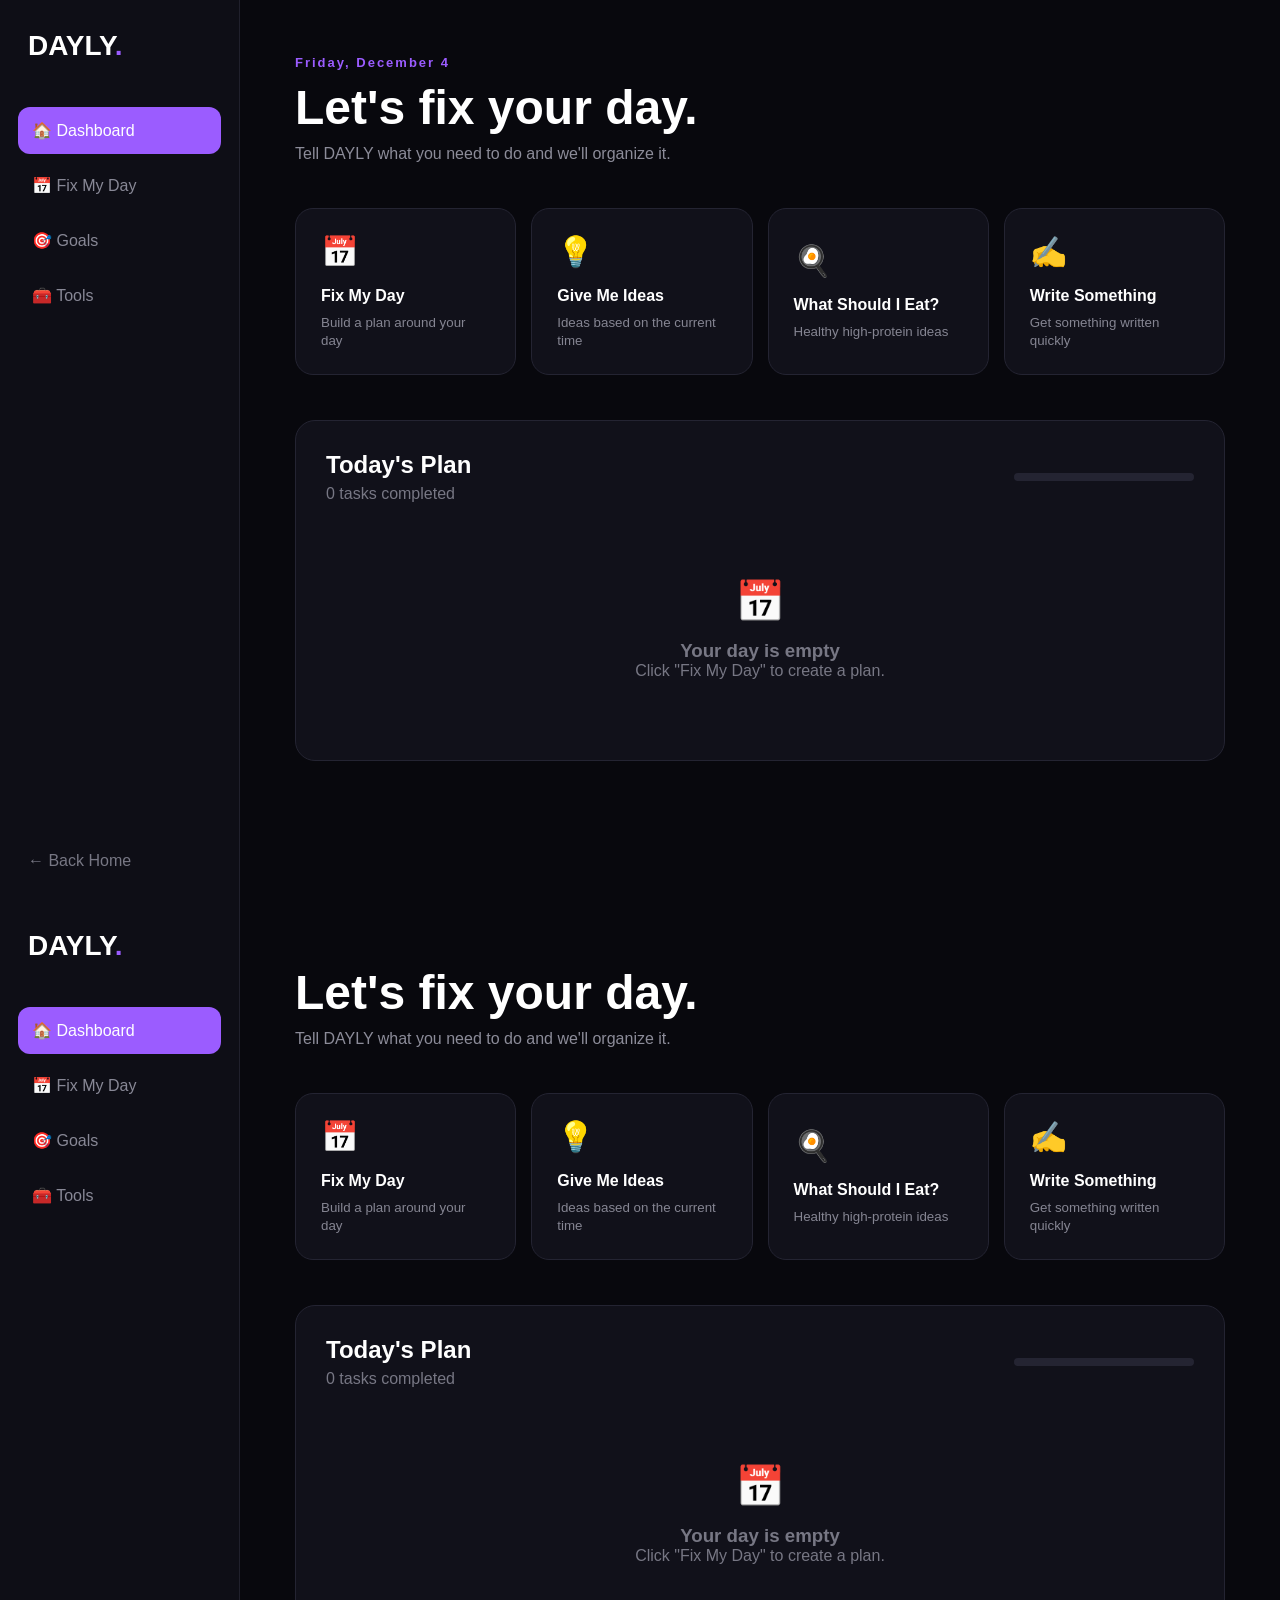
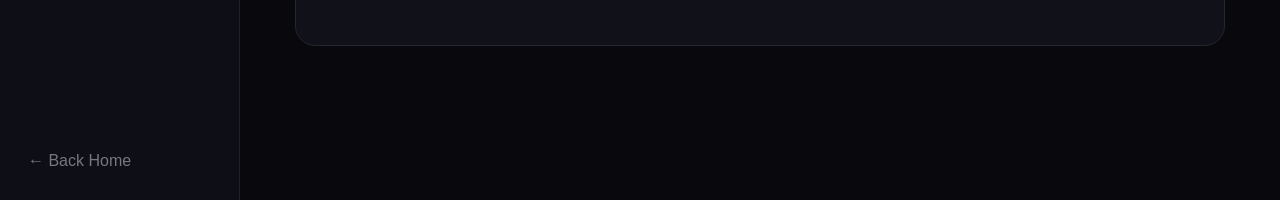
<file: app.html>
<!DOCTYPE html>
<html lang="en">
<head>
    <meta charset="UTF-8">
    <meta name="viewport" content="width=device-width, initial-scale=1.0">
    <title>DAYLY — Your Personal Day Planner</title>
    <link rel="stylesheet" href="app.css">
</head>

<body>

    <!DOCTYPE html>
<html lang="en">
<head>
    <meta charset="UTF-8">
    <meta name="viewport" content="width=device-width, initial-scale=1.0">
    <title>DAYLY — Your Personal Day Planner</title>
    <link rel="stylesheet" href="app.css">
</head>

<body>

    

    <div class="app">

        <!-- SIDEBAR -->
        <aside class="sidebar">
            <div class="logo">DAYLY<span>.</span></div>

            <nav>
                <button class="nav-btn active" data-page="dashboard">
                    🏠 Dashboard
                </button>

                <button class="nav-btn" data-page="planner">
                    📅 Fix My Day
                </button>

                <button class="nav-btn" data-page="goals">
                    🎯 Goals
                </button>

                <button class="nav-btn" data-page="tools">
                    🧰 Tools
                </button>
            </nav>

            <a href="index.html" class="back-home">
                ← Back Home
            </a>
        </aside>


        <!-- MAIN -->
        <main class="main">

            <!-- DASHBOARD -->
            <section id="dashboard" class="page active">

                <div class="top">
                    <div>
                        <p class="date" id="currentDate"></p>
                        <h1>Let's fix your day.</h1>
                        <p class="subtitle">
                            Tell DAYLY what you need to do and we'll organize it.
                        </p>
                    </div>
                </div>


                <!-- QUICK ACTIONS -->
                <div class="quick-grid">

                    <button class="quick-card" id="fixDayBtn">
                        <span>📅</span>
                        <strong>Fix My Day</strong>
                        <small>Build a plan around your day</small>
                    </button>

                    <button class="quick-card" id="ideasBtn">
                        <span>💡</span>
                        <strong>Give Me Ideas</strong>
                        <small>Ideas based on the current time</small>
                    </button>

                    <button class="quick-card" id="foodBtn">
                        <span>🍳</span>
                        <strong>What Should I Eat?</strong>
                        <small>Healthy high-protein ideas</small>
                    </button>

                    <button class="quick-card" id="writeBtn">
                        <span>✍️</span>
                        <strong>Write Something</strong>
                        <small>Get something written quickly</small>
                    </button>

                </div>


                <!-- TODAY -->
                <div class="section-card">

                    <div class="section-header">
                        <div>
                            <h2>Today's Plan</h2>
                            <p id="progressText">0 tasks completed</p>
                        </div>

                        <div class="progress">
                            <div id="progressBar"></div>
                        </div>
                    </div>

                    <div id="schedule">
                        <div class="empty">
                            <div>📅</div>
                            <h3>Your day is empty</h3>
                            <p>Click "Fix My Day" to create a plan.</p>
                        </div>
                    </div>

                </div>

            </section>


            <!-- PLANNER -->
            <section id="planner" class="page">

                <div class="page-title">
                    <p>DAYLY PLANNER</p>
                    <h1>Fix My Day.</h1>
                    <span>
                        Tell me everything you need to do.
                    </span>
                </div>

                <div class="planner-box">

                    <label for="dayInput">
                        What's going on today?
                    </label>

                    <textarea
                        id="dayInput"
                        placeholder="Example:

I have school at 8 AM
I need to do 2 hours of homework
I have basketball at 7 PM
I need to clean my room
I haven't eaten dinner yet"
                    ></textarea>

                    <button id="createDayBtn" class="primary-btn">
                        ✨ Fix My Day
                    </button>

                </div>

            </section>


            <!-- GOALS -->
            <section id="goals" class="page">

                <div class="page-title">
                    <p>YOUR GOALS</p>
                    <h1>Become better every day.</h1>
                </div>

                <div class="goal-input">
                    <input
                        id="goalInput"
                        type="text"
                        placeholder="Add a goal..."
                    >

                    <button id="addGoalBtn" class="primary-btn">
                        Add Goal
                    </button>
                </div>

                <div id="goalList" class="goal-list"></div>

            </section>


            <!-- TOOLS -->
            <section id="tools" class="page">

                <div class="page-title">
                    <p>TOOLS</p>
                    <h1>Useful stuff.</h1>
                </div>

                <div class="tools-grid">

                    <div class="tool-card">
                        <h2>🧮 Calculator</h2>

                        <input
                            id="calculatorInput"
                            placeholder="Example: 25 + 50"
                        >

                        <button id="calculateBtn" class="primary-btn">
                            Calculate
                        </button>

                        <div id="calculatorResult"></div>
                    </div>


                    <div class="tool-card">
                        <h2>🤔 Decision Maker</h2>

                        <input
                            id="decisionInput"
                            placeholder="Pizza or burgers?"
                        >

                        <button id="decideBtn" class="primary-btn">
                            Decide
                        </button>

                        <div id="decisionResult"></div>
                    </div>


                    <!-- TIMERS -->
                    <div class="tool-card">
                        <h2>⏱️ Timers</h2>

                        <p>
                            Create and manage multiple timers.
                        </p>

                        <button id="openTimersBtn" class="primary-btn">
                            Open Timers
                        </button>
                    </div>

                </div>

            </section>

        </main>

    </div>


    <!-- MAIN MODAL -->
    <div id="modal" class="modal">

        <div class="modal-content">

            <button id="closeModal" class="close">
                ×
            </button>

            <div id="modalIcon"></div>

            <h2 id="modalTitle"></h2>

            <div id="modalBody"></div>

        </div>

    </div>


    <!-- TIMER MODAL -->
    <div id="timerModal" class="modal">

        <div class="modal-content timer-modal-content">

            <button id="closeTimersBtn" class="close">
                ×
            </button>

            <div class="timer-title">
                <div class="timer-big-icon">⏱️</div>

                <h2>Timers</h2>

                <p>
                    Create multiple timers and run them at the same time.
                </p>
            </div>


            <!-- CREATE TIMER -->

            <div class="timer-create">

                <input
                    id="timerName"
                    type="text"
                    placeholder="Timer name (optional)"
                >

                <div class="timer-input-row">

                    <div>
                        <label>Hours</label>

                        <input
                            id="timerHours"
                            type="number"
                            min="0"
                            value="0"
                        >
                    </div>

                    <div>
                        <label>Minutes</label>

                        <input
                            id="timerMinutes"
                            type="number"
                            min="0"
                            value="5"
                        >
                    </div>

                    <div>
                        <label>Seconds</label>

                        <input
                            id="timerSeconds"
                            type="number"
                            min="0"
                            value="0"
                        >
                    </div>

                </div>

                <button id="createTimerBtn" class="primary-btn">
                    + Create Timer
                </button>

            </div>


            <!-- TIMER LIST -->

            <div class="timer-list" id="timerList">

                <div class="no-timers">
                    ⏱️
                    <h3>No timers yet</h3>
                    <p>Create a timer above to get started.</p>
                </div>

            </div>

        </div>

    </div>


    <script src="app.js"></script>

</body>
</html>

    <div class="app">

        <!-- SIDEBAR -->
        <aside class="sidebar">
            <div class="logo">DAYLY<span>.</span></div>

            <nav>
                <button class="nav-btn active" data-page="dashboard">
                    🏠 Dashboard
                </button>

                <button class="nav-btn" data-page="planner">
                    📅 Fix My Day
                </button>

                <button class="nav-btn" data-page="goals">
                    🎯 Goals
                </button>

                <button class="nav-btn" data-page="tools">
                    🧰 Tools
                </button>
            </nav>

            <a href="index.html" class="back-home">
                ← Back Home
            </a>
        </aside>


        <!-- MAIN -->
        <main class="main">

            <!-- DASHBOARD -->
            <section id="dashboard" class="page active">

                <div class="top">
                    <div>
                        <p class="date" id="currentDate"></p>
                        <h1>Let's fix your day.</h1>
                        <p class="subtitle">
                            Tell DAYLY what you need to do and we'll organize it.
                        </p>
                    </div>
                </div>


                <!-- QUICK ACTIONS -->
                <div class="quick-grid">

                    <button class="quick-card" id="fixDayBtn">
                        <span>📅</span>
                        <strong>Fix My Day</strong>
                        <small>Build a plan around your day</small>
                    </button>

                    <button class="quick-card" id="ideasBtn">
                        <span>💡</span>
                        <strong>Give Me Ideas</strong>
                        <small>Ideas based on the current time</small>
                    </button>

                    <button class="quick-card" id="foodBtn">
                        <span>🍳</span>
                        <strong>What Should I Eat?</strong>
                        <small>Healthy high-protein ideas</small>
                    </button>

                    <button class="quick-card" id="writeBtn">
                        <span>✍️</span>
                        <strong>Write Something</strong>
                        <small>Get something written quickly</small>
                    </button>

                </div>


                <!-- TODAY -->
                <div class="section-card">

                    <div class="section-header">
                        <div>
                            <h2>Today's Plan</h2>
                            <p id="progressText">0 tasks completed</p>
                        </div>

                        <div class="progress">
                            <div id="progressBar"></div>
                        </div>
                    </div>

                    <div id="schedule">
                        <div class="empty">
                            <div>📅</div>
                            <h3>Your day is empty</h3>
                            <p>Click "Fix My Day" to create a plan.</p>
                        </div>
                    </div>

                </div>

            </section>


            <!-- PLANNER -->
            <section id="planner" class="page">

                <div class="page-title">
                    <p>DAYLY PLANNER</p>
                    <h1>Fix My Day.</h1>
                    <span>
                        Tell me everything you need to do.
                    </span>
                </div>

                <div class="planner-box">

                    <label for="dayInput">
                        What's going on today?
                    </label>

                    <textarea
                        id="dayInput"
                        placeholder="Example:

I have school at 8 AM
I need to do 2 hours of homework
I have basketball at 7 PM
I need to clean my room
I haven't eaten dinner yet"
                    ></textarea>

                    <button id="createDayBtn" class="primary-btn">
                        ✨ Fix My Day
                    </button>

                </div>

            </section>


            <!-- GOALS -->
            <section id="goals" class="page">

                <div class="page-title">
                    <p>YOUR GOALS</p>
                    <h1>Become better every day.</h1>
                </div>

                <div class="goal-input">
                    <input
                        id="goalInput"
                        type="text"
                        placeholder="Add a goal..."
                    >

                    <button id="addGoalBtn" class="primary-btn">
                        Add Goal
                    </button>
                </div>

                <div id="goalList" class="goal-list"></div>

            </section>


            <!-- TOOLS -->
            <section id="tools" class="page">

                <div class="page-title">
                    <p>TOOLS</p>
                    <h1>Useful stuff.</h1>
                </div>

                <div class="tools-grid">

                    <div class="tool-card">
                        <h2>🧮 Calculator</h2>

                        <input
                            id="calculatorInput"
                            placeholder="Example: 25 + 50"
                        >

                        <button id="calculateBtn" class="primary-btn">
                            Calculate
                        </button>

                        <div id="calculatorResult"></div>
                    </div>


                    <div class="tool-card">
                        <h2>🤔 Decision Maker</h2>

                        <input
                            id="decisionInput"
                            placeholder="Pizza or burgers?"
                        >

                        <button id="decideBtn" class="primary-btn">
                            Decide
                        </button>

                        <div id="decisionResult"></div>
                    </div>

                </div>

            </section>

        </main>

    </div>


    <!-- MODAL -->
    <div id="modal" class="modal">

        <div class="modal-content">

            <button id="closeModal" class="close">
                ×
            </button>

            <div id="modalIcon"></div>

            <h2 id="modalTitle"></h2>

            <div id="modalBody"></div>

        </div>

    </div>


    <script src="app.js"></script>

</body>
</html>
</file>
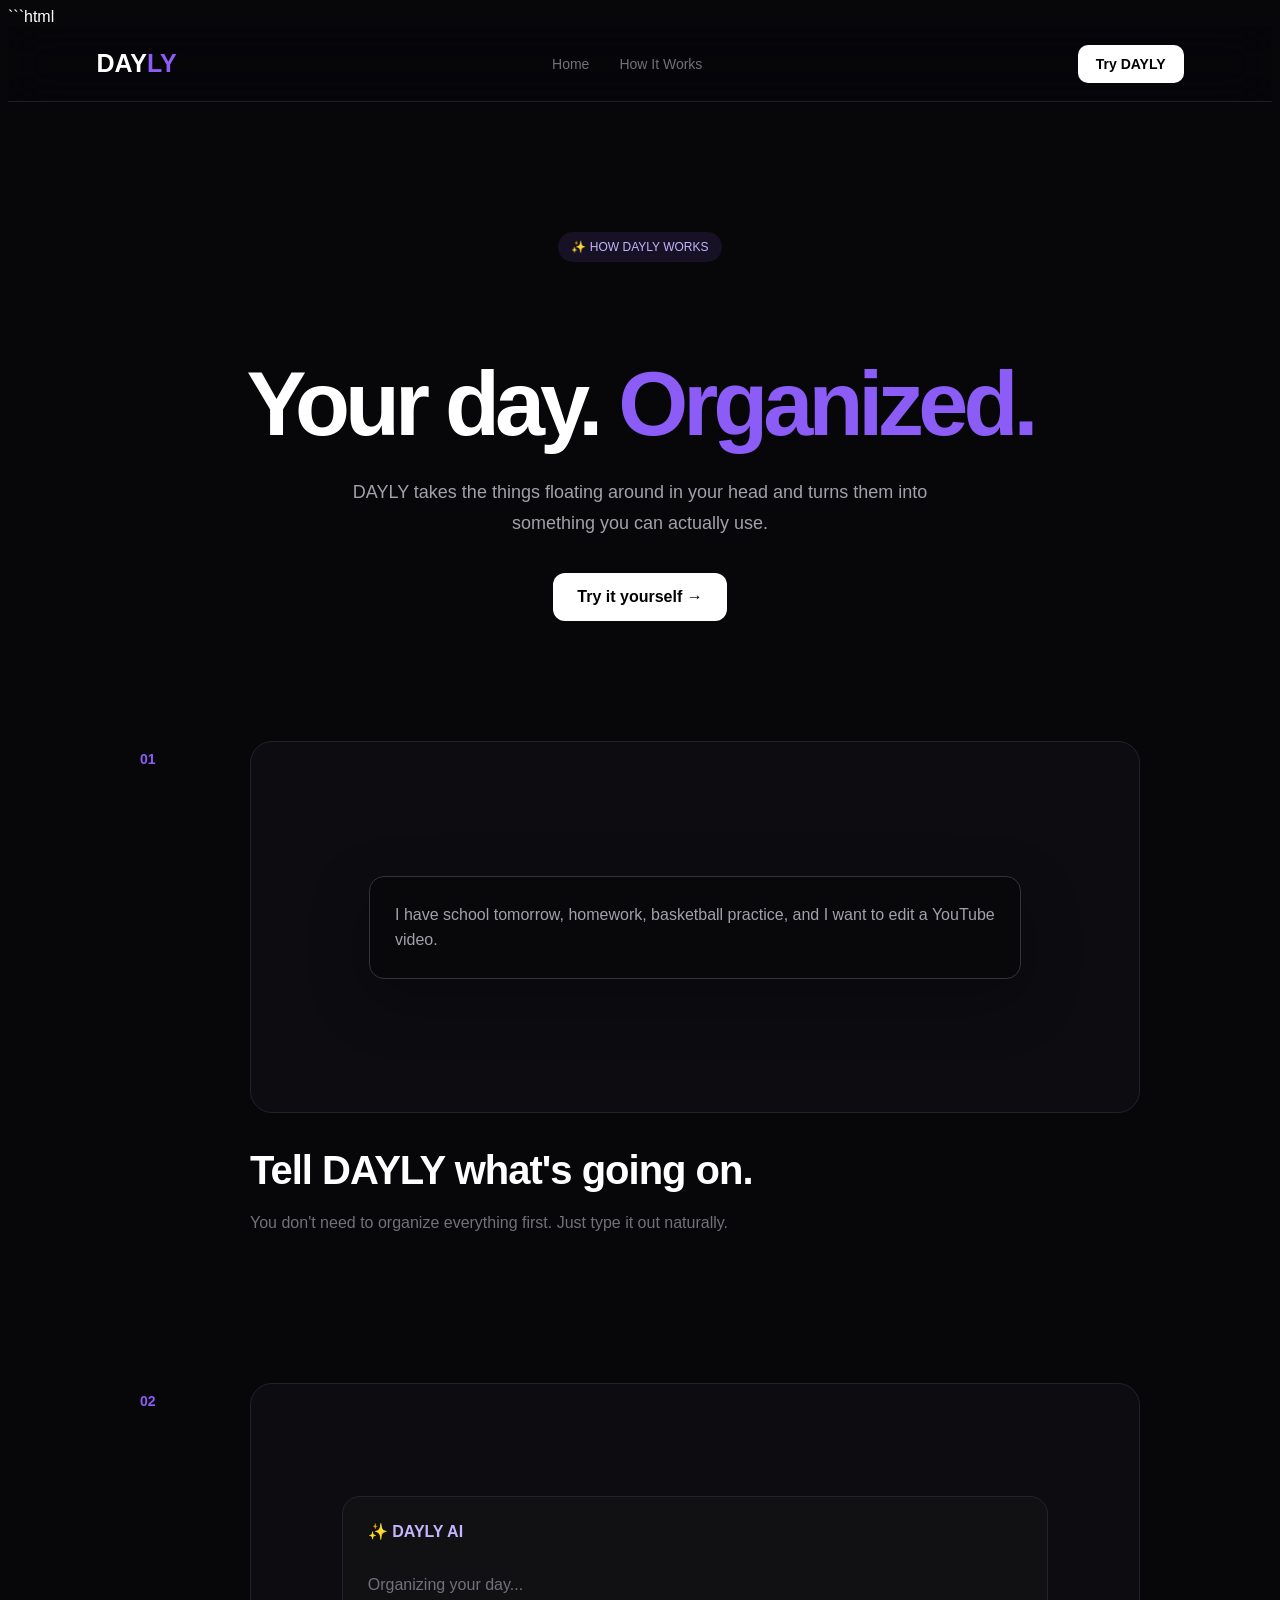
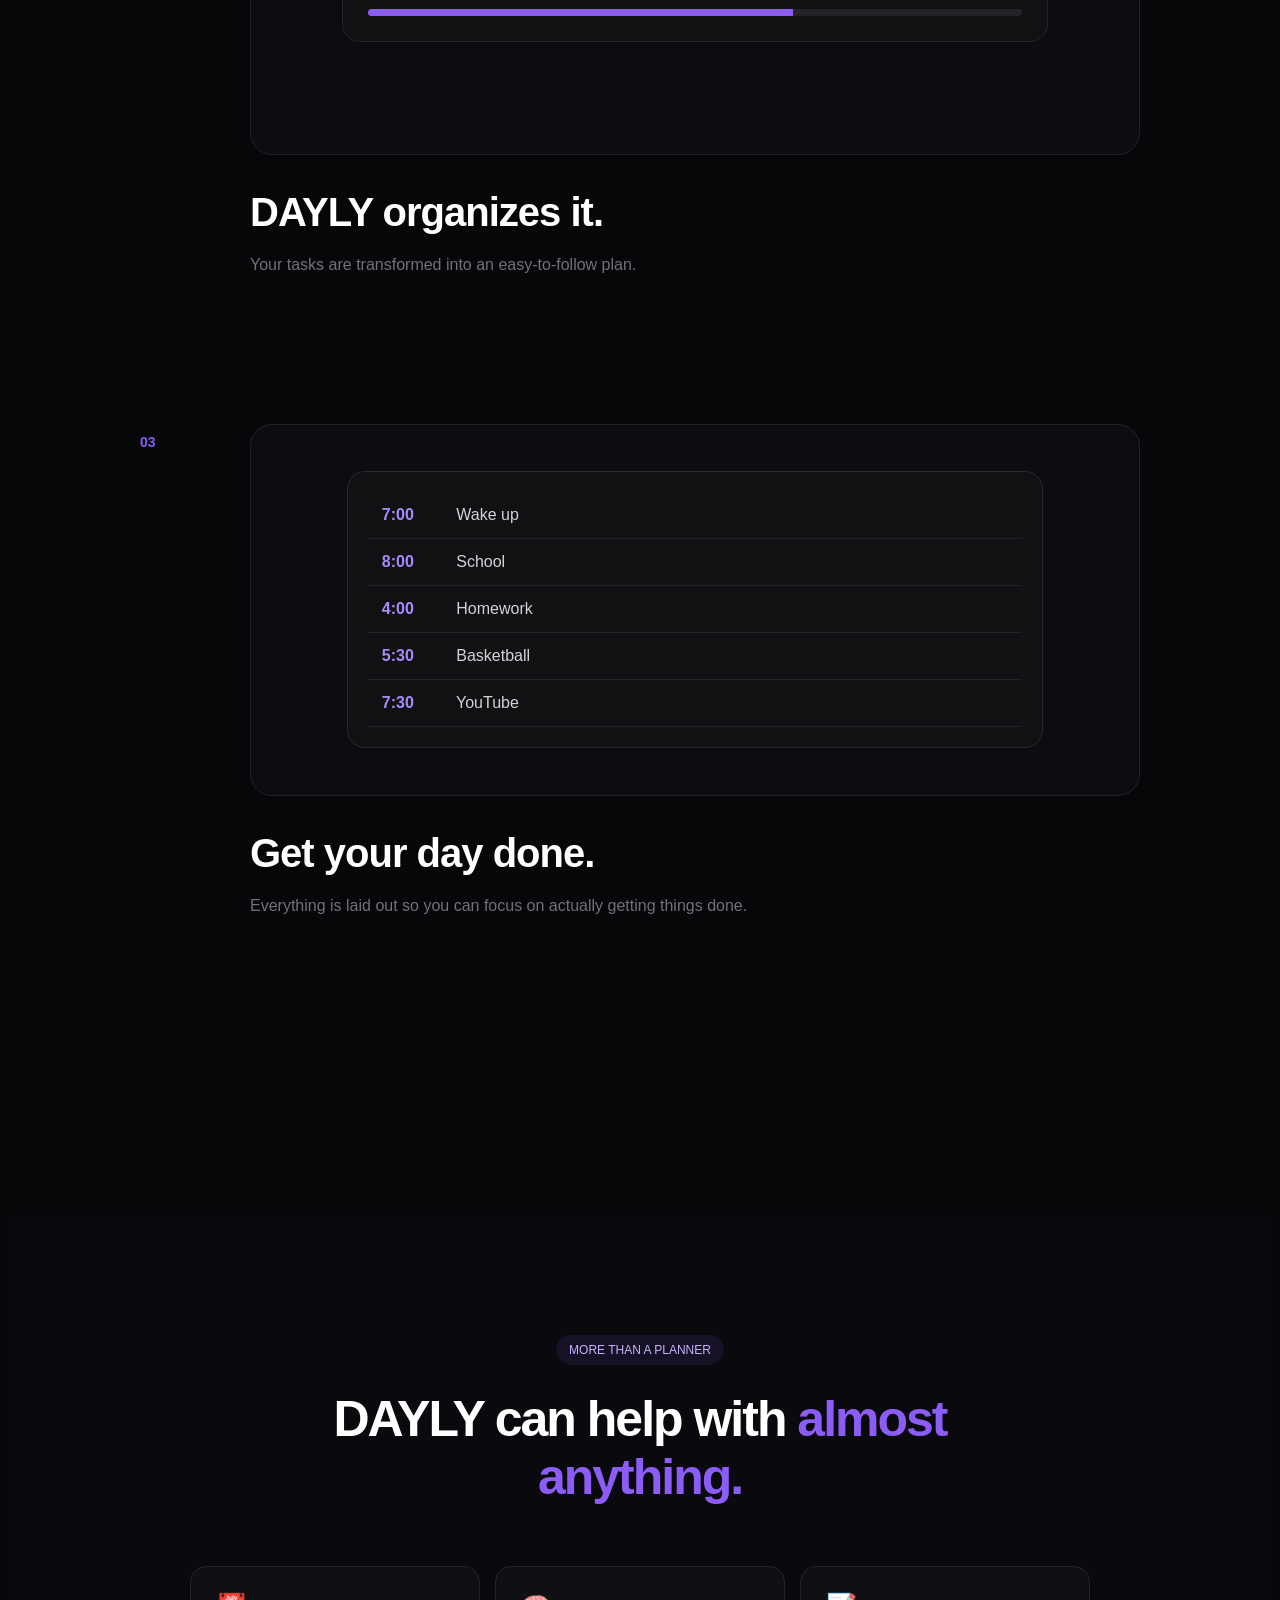
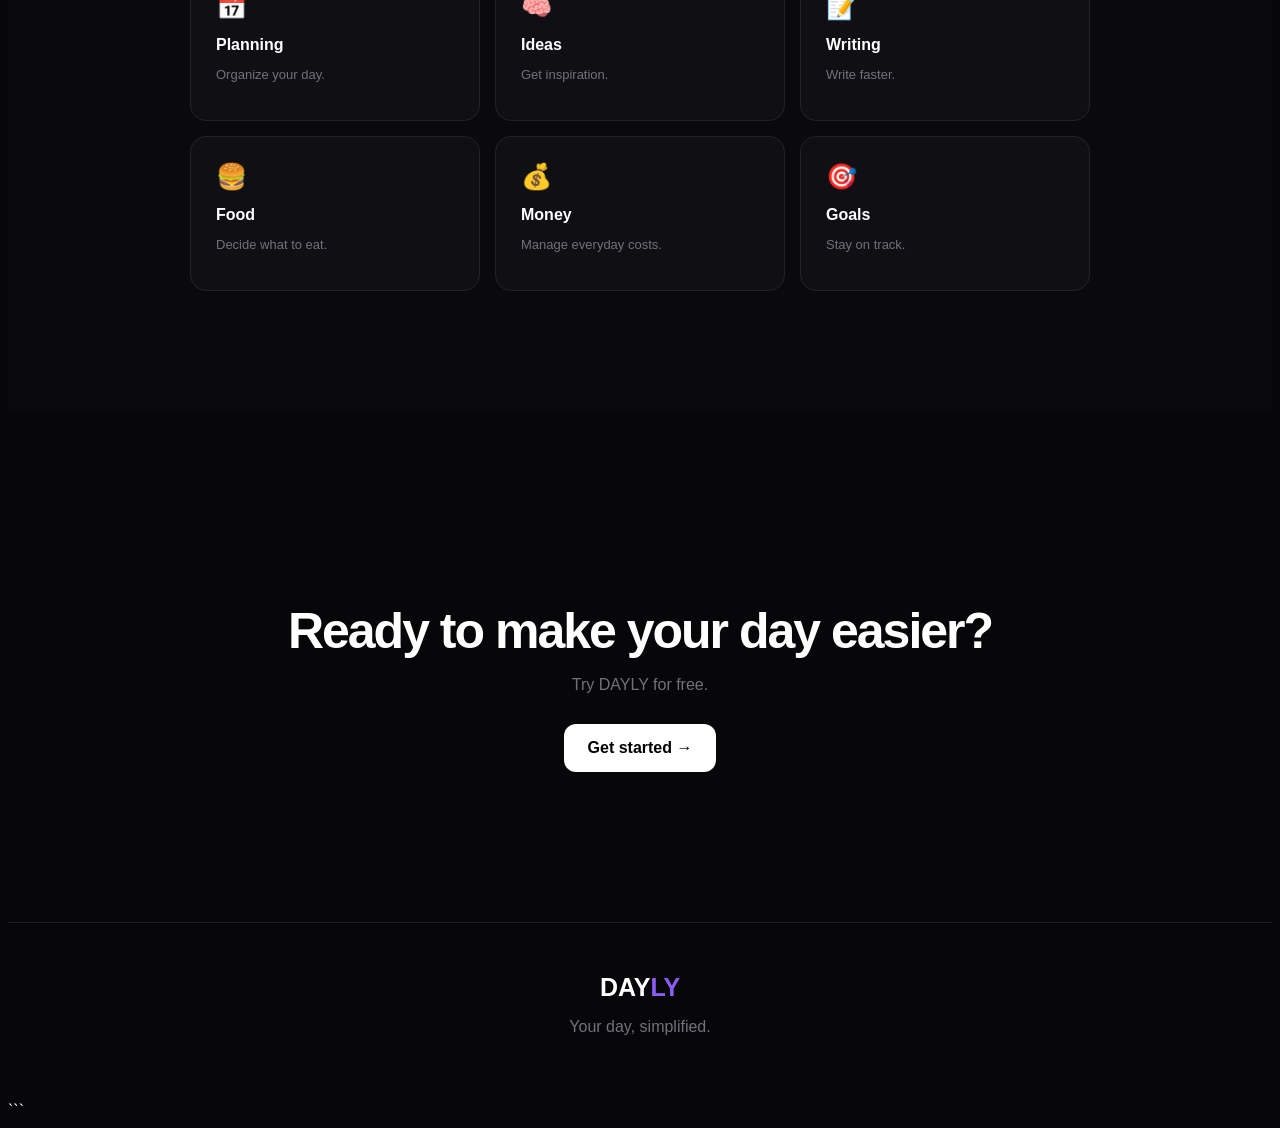
<file: how.html>
```html
<!DOCTYPE html>
<html lang="en">

<head>

    <meta charset="UTF-8">

    <meta
        name="viewport"
        content="width=device-width, initial-scale=1.0"
    >

    <title>DAYLY — How It Works</title>

    <link rel="stylesheet" href="how.css">

</head>


<body>


<header class="navbar">

    <a href="index.html" class="logo">
        DAY<span>LY</span>
    </a>


    <nav>

        <a href="index.html">
            Home
        </a>

        <a href="how.html">
            How It Works
        </a>

    </nav>


    <a href="app.html" class="try-button">
        Try DAYLY
    </a>

</header>



<section class="hero">

    <div class="badge">
        ✨ HOW DAYLY WORKS
    </div>

    <h1>
        Your day.
        <span>Organized.</span>
    </h1>

    <p>
        DAYLY takes the things floating around in your head
        and turns them into something you can actually use.
    </p>

    <a href="app.html" class="main-button">
        Try it yourself →
    </a>

</section>



<section class="steps">


    <div class="step">

        <div class="number">
            01
        </div>

        <div class="step-content">

            <div class="visual input-visual">

                <div class="fake-input">
                    I have school tomorrow, homework,
                    basketball practice, and I want to
                    edit a YouTube video.
                </div>

            </div>

            <h2>
                Tell DAYLY what's going on.
            </h2>

            <p>
                You don't need to organize everything first.
                Just type it out naturally.
            </p>

        </div>

    </div>



    <div class="step reverse">

        <div class="number">
            02
        </div>

        <div class="step-content">

            <div class="visual">

                <div class="ai-card">

                    <div class="ai-title">
                        ✨ DAYLY AI
                    </div>

                    <div class="loading">
                        Organizing your day...
                    </div>

                    <div class="loading-bar">
                        <span></span>
                    </div>

                </div>

            </div>

            <h2>
                DAYLY organizes it.
            </h2>

            <p>
                Your tasks are transformed into an easy-to-follow
                plan.
            </p>

        </div>

    </div>



    <div class="step">

        <div class="number">
            03
        </div>

        <div class="step-content">

            <div class="visual">

                <div class="schedule-card">

                    <div>
                        <span>7:00</span>
                        Wake up
                    </div>

                    <div>
                        <span>8:00</span>
                        School
                    </div>

                    <div>
                        <span>4:00</span>
                        Homework
                    </div>

                    <div>
                        <span>5:30</span>
                        Basketball
                    </div>

                    <div>
                        <span>7:30</span>
                        YouTube
                    </div>

                </div>

            </div>

            <h2>
                Get your day done.
            </h2>

            <p>
                Everything is laid out so you can focus on
                actually getting things done.
            </p>

        </div>

    </div>

</section>



<section class="features">

    <div class="badge">
        MORE THAN A PLANNER
    </div>

    <h2>
        DAYLY can help with
        <span>almost anything.</span>
    </h2>


    <div class="feature-grid">

        <div>
            📅
            <strong>Planning</strong>
            <p>Organize your day.</p>
        </div>

        <div>
            🧠
            <strong>Ideas</strong>
            <p>Get inspiration.</p>
        </div>

        <div>
            📝
            <strong>Writing</strong>
            <p>Write faster.</p>
        </div>

        <div>
            🍔
            <strong>Food</strong>
            <p>Decide what to eat.</p>
        </div>

        <div>
            💰
            <strong>Money</strong>
            <p>Manage everyday costs.</p>
        </div>

        <div>
            🎯
            <strong>Goals</strong>
            <p>Stay on track.</p>
        </div>

    </div>

</section>



<section class="final">

    <h2>
        Ready to make your day easier?
    </h2>

    <p>
        Try DAYLY for free.
    </p>

    <a href="app.html" class="main-button">
        Get started →
    </a>

</section>



<footer>

    <div class="logo">
        DAY<span>LY</span>
    </div>

    <p>
        Your day, simplified.
    </p>

</footer>



<script src="how.js"></script>

</body>

</html>
```
</file>
<file: app.css>
* {
    box-sizing: border-box;
    margin: 0;
    padding: 0;
}

body {
    font-family: Arial, Helvetica, sans-serif;
    background: #08080d;
    color: white;
}

button,
input,
textarea {
    font: inherit;
}

button {
    cursor: pointer;
}

.app {
    display: flex;
    min-height: 100vh;
}


/* SIDEBAR */

.sidebar {
    width: 240px;
    background: #0e0e16;
    border-right: 1px solid #20202c;
    padding: 30px 18px;
    position: fixed;
    height: 100vh;
}

.logo {
    font-size: 28px;
    font-weight: 900;
    margin-bottom: 45px;
    padding-left: 10px;
}

.logo span {
    color: #9b5cff;
}

nav {
    display: flex;
    flex-direction: column;
    gap: 8px;
}

.nav-btn {
    border: 0;
    background: transparent;
    color: #888896;
    padding: 14px;
    text-align: left;
    border-radius: 12px;
    transition: .2s;
}

.nav-btn:hover {
    background: #191923;
    color: white;
}

.nav-btn.active {
    background: #9b5cff;
    color: white;
}

.back-home {
    position: absolute;
    bottom: 30px;
    left: 28px;
    color: #777784;
    text-decoration: none;
}


/* MAIN */

.main {
    margin-left: 240px;
    width: calc(100% - 240px);
    padding: 55px;
}

.page {
    display: none;
}

.page.active {
    display: block;
}


/* HEADERS */

.date,
.page-title p {
    color: #9b5cff;
    font-weight: bold;
    font-size: 13px;
    letter-spacing: 2px;
}

h1 {
    font-size: 48px;
    margin: 10px 0;
}

.subtitle,
.page-title span {
    color: #8c8c99;
}


/* QUICK ACTIONS */

.quick-grid {
    display: grid;
    grid-template-columns: repeat(4, 1fr);
    gap: 15px;
    margin: 45px 0;
}

.quick-card {
    background: #11111a;
    border: 1px solid #242432;
    color: white;
    padding: 25px;
    border-radius: 18px;
    text-align: left;
    transition: .2s;
}

.quick-card:hover {
    transform: translateY(-4px);
    border-color: #9b5cff;
    background: #171722;
}

.quick-card span {
    display: block;
    font-size: 30px;
    margin-bottom: 18px;
}

.quick-card strong {
    display: block;
    margin-bottom: 8px;
}

.quick-card small {
    color: #858592;
}


/* CARDS */

.section-card,
.planner-box,
.tool-card {
    background: #11111a;
    border: 1px solid #242432;
    border-radius: 20px;
    padding: 30px;
}

.section-header {
    display: flex;
    justify-content: space-between;
    align-items: center;
}

.section-header h2 {
    margin-bottom: 6px;
}

.section-header p {
    color: #777784;
}

.progress {
    width: 180px;
    height: 8px;
    background: #242432;
    border-radius: 10px;
    overflow: hidden;
}

#progressBar {
    height: 100%;
    width: 0%;
    background: #9b5cff;
}


/* SCHEDULE */

#schedule {
    margin-top: 25px;
}

.empty {
    text-align: center;
    padding: 50px;
    color: #777784;
}

.empty div {
    font-size: 40px;
    margin-bottom: 15px;
}

.task {
    display: flex;
    align-items: center;
    gap: 15px;
    padding: 18px;
    border-bottom: 1px solid #242432;
}

.task:last-child {
    border-bottom: 0;
}

.task input {
    width: 20px;
    height: 20px;
    accent-color: #9b5cff;
}

.task-info {
    flex: 1;
}

.task-time {
    color: #9b5cff;
    font-size: 13px;
    margin-bottom: 4px;
}

.task.completed .task-name {
    text-decoration: line-through;
    color: #666672;
}


/* PLANNER */

.page-title {
    margin-bottom: 40px;
}

.page-title h1 {
    font-size: 52px;
}

.planner-box label {
    display: block;
    margin-bottom: 15px;
    font-weight: bold;
}

textarea {
    width: 100%;
    min-height: 280px;
    background: #09090f;
    border: 1px solid #292938;
    color: white;
    padding: 20px;
    border-radius: 14px;
    resize: vertical;
    outline: none;
}

textarea:focus,
input:focus {
    border-color: #9b5cff;
}


/* BUTTON */

.primary-btn {
    background: #9b5cff;
    color: white;
    border: none;
    border-radius: 12px;
    padding: 14px 22px;
    margin-top: 18px;
    font-weight: bold;
}

.primary-btn:hover {
    background: #8645eb;
}


/* GOALS */

.goal-input {
    display: flex;
    gap: 10px;
    margin-bottom: 25px;
}

input {
    background: #09090f;
    color: white;
    border: 1px solid #292938;
    border-radius: 12px;
    padding: 14px;
    outline: none;
}

.goal-input input {
    flex: 1;
}

.goal {
    background: #11111a;
    border: 1px solid #242432;
    padding: 18px;
    border-radius: 14px;
    margin-bottom: 10px;
}


/* TOOLS */

.tools-grid {
    display: grid;
    grid-template-columns: 1fr 1fr;
    gap: 20px;
}

.tool-card h2 {
    margin-bottom: 20px;
}

.tool-card input {
    width: 100%;
}

#calculatorResult,
#decisionResult {
    margin-top: 20px;
    color: #9b5cff;
    font-weight: bold;
}


/* MODAL */

.modal {
    display: none;
    position: fixed;
    inset: 0;
    background: rgba(0,0,0,.75);
    backdrop-filter: blur(8px);
    align-items: center;
    justify-content: center;
    z-index: 1000;
}

.modal.show {
    display: flex;
}

.modal-content {
    width: min(600px, 90%);
    max-height: 80vh;
    overflow-y: auto;
    background: #11111a;
    border: 1px solid #292938;
    border-radius: 22px;
    padding: 35px;
    position: relative;
}

.modal-content h2 {
    margin: 10px 0 20px;
    font-size: 30px;
}

#modalIcon {
    font-size: 40px;
}

.close {
    position: absolute;
    top: 15px;
    right: 18px;
    background: transparent;
    border: none;
    color: white;
    font-size: 30px;
}

.idea {
    padding: 15px;
    border-bottom: 1px solid #242432;
}

.idea:last-child {
    border-bottom: none;
}

.meal {
    padding: 18px;
    background: #181821;
    border-radius: 14px;
    margin-bottom: 10px;
}

.meal strong {
    display: block;
    margin-bottom: 5px;
}

.meal small {
    color: #858592;
}


/* MOBILE */

@media (max-width: 900px) {

    .sidebar {
        width: 190px;
    }

    .main {
        margin-left: 190px;
        width: calc(100% - 190px);
        padding: 30px;
    }

    .quick-grid {
        grid-template-columns: 1fr 1fr;
    }

}

@media (max-width: 650px) {

    .sidebar {
        position: relative;
        width: 100%;
        height: auto;
    }

    .app {
        display: block;
    }

    .main {
        margin-left: 0;
        width: 100%;
        padding: 25px;
    }

    .quick-grid,
    .tools-grid {
        grid-template-columns: 1fr;
    }

    h1,
    .page-title h1 {
        font-size: 36px;
    }

    .goal-input {
        flex-direction: column;
    }
}
/* COPY TEMPLATE BUTTON */

.copy-template-btn {
    width: 100%;
    margin-top: 12px;
    padding: 15px;

    background: #181821 !important;
    color: white;

    border: none;
    border-radius: 12px;

    font-weight: bold;
    cursor: pointer;

    transition: 0.2s;
}

.copy-template-btn:hover {
    background: #20202b !important;
}

.copy-template-btn.copied {
    background: #6f42c1 !important;
}
/* =========================
   DAYLY TIMERS
========================= */

.timer-modal-content {
    max-width: 650px;
}

.timer-title {
    text-align: center;
    margin-bottom: 20px;
}

.timer-big-icon {
    font-size: 45px;
    margin-bottom: 5px;
}

.timer-title h2 {
    margin: 0;
    font-size: 28px;
}

.timer-title p {
    color: #9999a8;
    margin-top: 8px;
}

/* Create Timer */

.timer-create {
    background: #11111a;
    border: 1px solid #242432;
    border-radius: 14px;
    padding: 16px;
}

.timer-create > input {
    width: 100%;
    box-sizing: border-box;
    padding: 13px;
    margin-bottom: 14px;

    background: #181821;
    color: white;

    border: 1px solid #292938;
    border-radius: 10px;

    outline: none;
}

.timer-create input:focus {
    border-color: #9b5cff;
}

.timer-input-row {
    display: grid;
    grid-template-columns: repeat(3, 1fr);
    gap: 10px;
    margin-bottom: 14px;
}

.timer-input-row div {
    display: flex;
    flex-direction: column;
}

.timer-input-row label {
    color: #9999a8;
    font-size: 12px;
    margin-bottom: 6px;
}

.timer-input-row input {
    width: 100%;
    box-sizing: border-box;
    padding: 12px;

    background: #181821;
    color: white;

    border: 1px solid #292938;
    border-radius: 10px;

    outline: none;
}

/* Timer list */

.timer-list {
    margin-top: 15px;
}

.timer-card {
    background: #11111a;
    border: 1px solid #242432;
    border-radius: 14px;
    padding: 16px;
    margin-bottom: 12px;
}

.timer-card.finished {
    border-color: #6f42c1;
}

.timer-card-header {
    display: flex;
    align-items: center;
    justify-content: space-between;
}

.timer-name {
    color: white;
    font-weight: bold;
    font-size: 17px;
}

.timer-time {
    text-align: center;
    font-size: 38px;
    font-weight: bold;
    margin: 18px 0;

    color: white;
    font-variant-numeric: tabular-nums;
}

.timer-status {
    text-align: center;
    color: #9999a8;
    font-size: 13px;
    margin-bottom: 12px;
}

.timer-buttons {
    display: flex;
    gap: 8px;
}

.timer-action-btn,
.timer-delete-btn {
    padding: 11px 14px;

    background: #181821;
    color: white;

    border: 1px solid #292938;
    border-radius: 9px;

    cursor: pointer;
    font-weight: bold;

    transition: 0.2s;
}

.timer-action-btn {
    flex: 1;
}

.timer-action-btn:hover,
.timer-delete-btn:hover {
    background: #20202b;
    border-color: #9b5cff;
}

.no-timers {
    text-align: center;
    padding: 30px 10px;
    color: #777784;
}

.no-timers h3 {
    color: white;
    margin: 8px 0;
}

.no-timers p {
    margin: 0;
}

/* Mobile */

@media (max-width: 600px) {

    .timer-input-row {
        grid-template-columns: 1fr;
    }

    .timer-buttons {
        flex-direction: column;
    }

}
</file>
<file: how.css>
```css
* {
    margin: 0;
    padding: 0;
    box-sizing: border-box;
}

html {
    scroll-behavior: smooth;
}

body {
    background: #07070a;

    color: white;

    font-family: Arial, Helvetica, sans-serif;
}


/* NAVBAR */

.navbar {
    height: 75px;

    padding: 0 7%;

    display: flex;

    align-items: center;

    justify-content: space-between;

    border-bottom: 1px solid #1f1f23;

    position: sticky;

    top: 0;

    background: rgba(7,7,10,0.85);

    backdrop-filter: blur(20px);

    z-index: 100;
}

.logo {
    color: white;

    text-decoration: none;

    font-size: 25px;

    font-weight: 900;
}

.logo span {
    color: #8b5cf6;
}

nav {
    display: flex;

    gap: 30px;
}

nav a {
    color: #71717a;

    text-decoration: none;

    font-size: 14px;
}

nav a:hover {
    color: white;
}

.try-button {
    padding: 11px 18px;

    background: white;

    color: black;

    border-radius: 10px;

    text-decoration: none;

    font-weight: bold;

    font-size: 14px;
}


/* HERO */

.hero {
    text-align: center;

    padding: 130px 20px 120px;

    max-width: 900px;

    margin: auto;
}

.badge {
    display: inline-block;

    padding: 8px 13px;

    border-radius: 30px;

    background: #171126;

    color: #c4b5fd;

    font-size: 12px;

    margin-bottom: 25px;
}

.hero h1 {
    font-size: clamp(55px, 8vw, 90px);

    letter-spacing: -5px;

    line-height: 0.95;

    margin-bottom: 30px;
}

.hero h1 span {
    color: #8b5cf6;
}

.hero p {
    color: #a1a1aa;

    font-size: 18px;

    line-height: 1.7;

    max-width: 650px;

    margin: 0 auto 35px;
}

.main-button {
    display: inline-block;

    background: white;

    color: black;

    padding: 15px 24px;

    border-radius: 12px;

    text-decoration: none;

    font-weight: bold;

    transition: 0.2s;
}

.main-button:hover {
    transform: translateY(-3px);
}


/* STEPS */

.steps {
    max-width: 1000px;

    margin: auto;

    padding: 0 20px 150px;
}

.step {
    display: grid;

    grid-template-columns: 80px 1fr;

    gap: 30px;

    margin-bottom: 130px;
}

.number {
    color: #8b5cf6;

    font-weight: bold;

    font-size: 14px;

    padding-top: 10px;
}

.step-content h2 {
    font-size: 40px;

    letter-spacing: -1px;

    margin: 35px 0 15px;
}

.step-content > p {
    color: #71717a;

    font-size: 16px;

    line-height: 1.7;

    max-width: 600px;
}


/* VISUALS */

.visual {
    min-height: 300px;

    background: #0d0d11;

    border: 1px solid #222228;

    border-radius: 22px;

    padding: 35px;

    display: flex;

    align-items: center;

    justify-content: center;

    overflow: hidden;
}

.fake-input {
    background: #08080b;

    border: 1px solid #33333a;

    padding: 25px;

    border-radius: 15px;

    color: #a1a1aa;

    line-height: 1.6;

    max-width: 600px;

    box-shadow: 0 20px 60px rgba(0,0,0,0.3);
}


/* AI CARD */

.ai-card {
    width: 80%;

    background: #111114;

    border: 1px solid #29202f;

    border-radius: 18px;

    padding: 25px;
}

.ai-title {
    color: #c4b5fd;

    font-weight: bold;

    margin-bottom: 35px;
}

.loading {
    color: #71717a;

    margin-bottom: 15px;
}

.loading-bar {
    width: 100%;

    height: 7px;

    background: #222228;

    border-radius: 20px;

    overflow: hidden;
}

.loading-bar span {
    display: block;

    width: 65%;

    height: 100%;

    background: #8b5cf6;

    animation: loading 2s infinite alternate;
}

@keyframes loading {

    from {
        width: 30%;
    }

    to {
        width: 90%;
    }

}


/* SCHEDULE */

.schedule-card {
    width: 80%;

    background: #111114;

    border: 1px solid #29292e;

    border-radius: 18px;

    padding: 20px;
}

.schedule-card div {
    padding: 14px;

    border-bottom: 1px solid #222228;

    color: #d4d4d8;
}

.schedule-card span {
    color: #a78bfa;

    display: inline-block;

    width: 70px;

    font-weight: bold;
}


/* FEATURES */

.features {
    background: #0a0a0e;

    padding: 120px 8%;

    text-align: center;
}

.features > h2 {
    font-size: 50px;

    max-width: 700px;

    margin: 0 auto 60px;

    letter-spacing: -2px;
}

.features h2 span {
    color: #8b5cf6;
}

.feature-grid {
    max-width: 900px;

    margin: auto;

    display: grid;

    grid-template-columns: repeat(3, 1fr);

    gap: 15px;
}

.feature-grid div {
    background: #101014;

    border: 1px solid #222228;

    padding: 25px;

    border-radius: 16px;

    text-align: left;

    font-size: 25px;
}

.feature-grid strong {
    display: block;

    font-size: 16px;

    margin: 15px 0 5px;
}

.feature-grid p {
    color: #71717a;

    font-size: 13px;
}


/* FINAL */

.final {
    text-align: center;

    padding: 150px 20px;
}

.final h2 {
    font-size: 50px;

    letter-spacing: -2px;

    margin-bottom: 15px;
}

.final p {
    color: #71717a;

    margin-bottom: 30px;
}


/* FOOTER */

footer {
    border-top: 1px solid #1f1f23;

    text-align: center;

    padding: 50px;

    color: #71717a;
}

footer .logo {
    margin-bottom: 10px;
}


/* MOBILE */

@media(max-width: 700px) {

    nav {
        display: none;
    }

    .hero {
        padding-top: 90px;
    }

    .step {
        grid-template-columns: 1fr;
    }

    .number {
        padding: 0;
    }

    .step-content h2 {
        font-size: 32px;
    }

    .feature-grid {
        grid-template-columns: 1fr;
    }

    .features > h2 {
        font-size: 38px;
    }

    .final h2 {
        font-size: 38px;
    }

}
</file>
